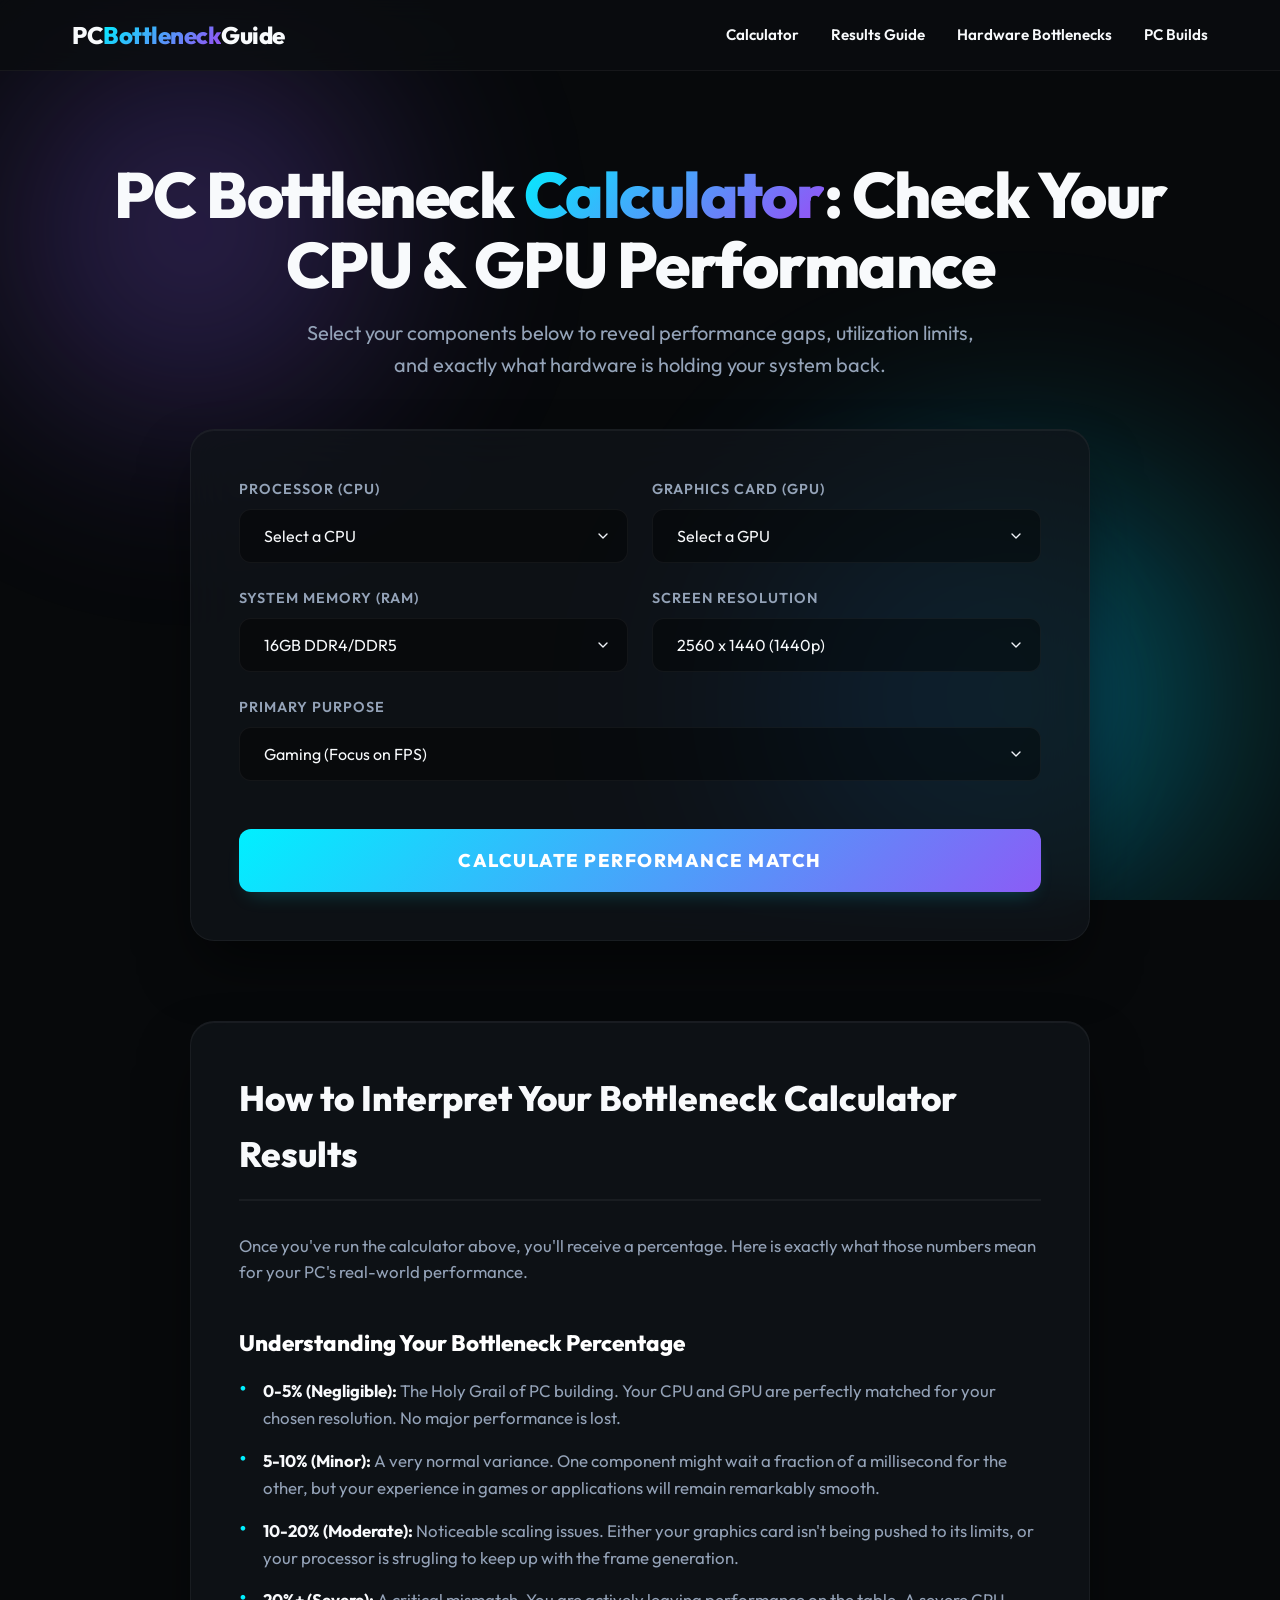
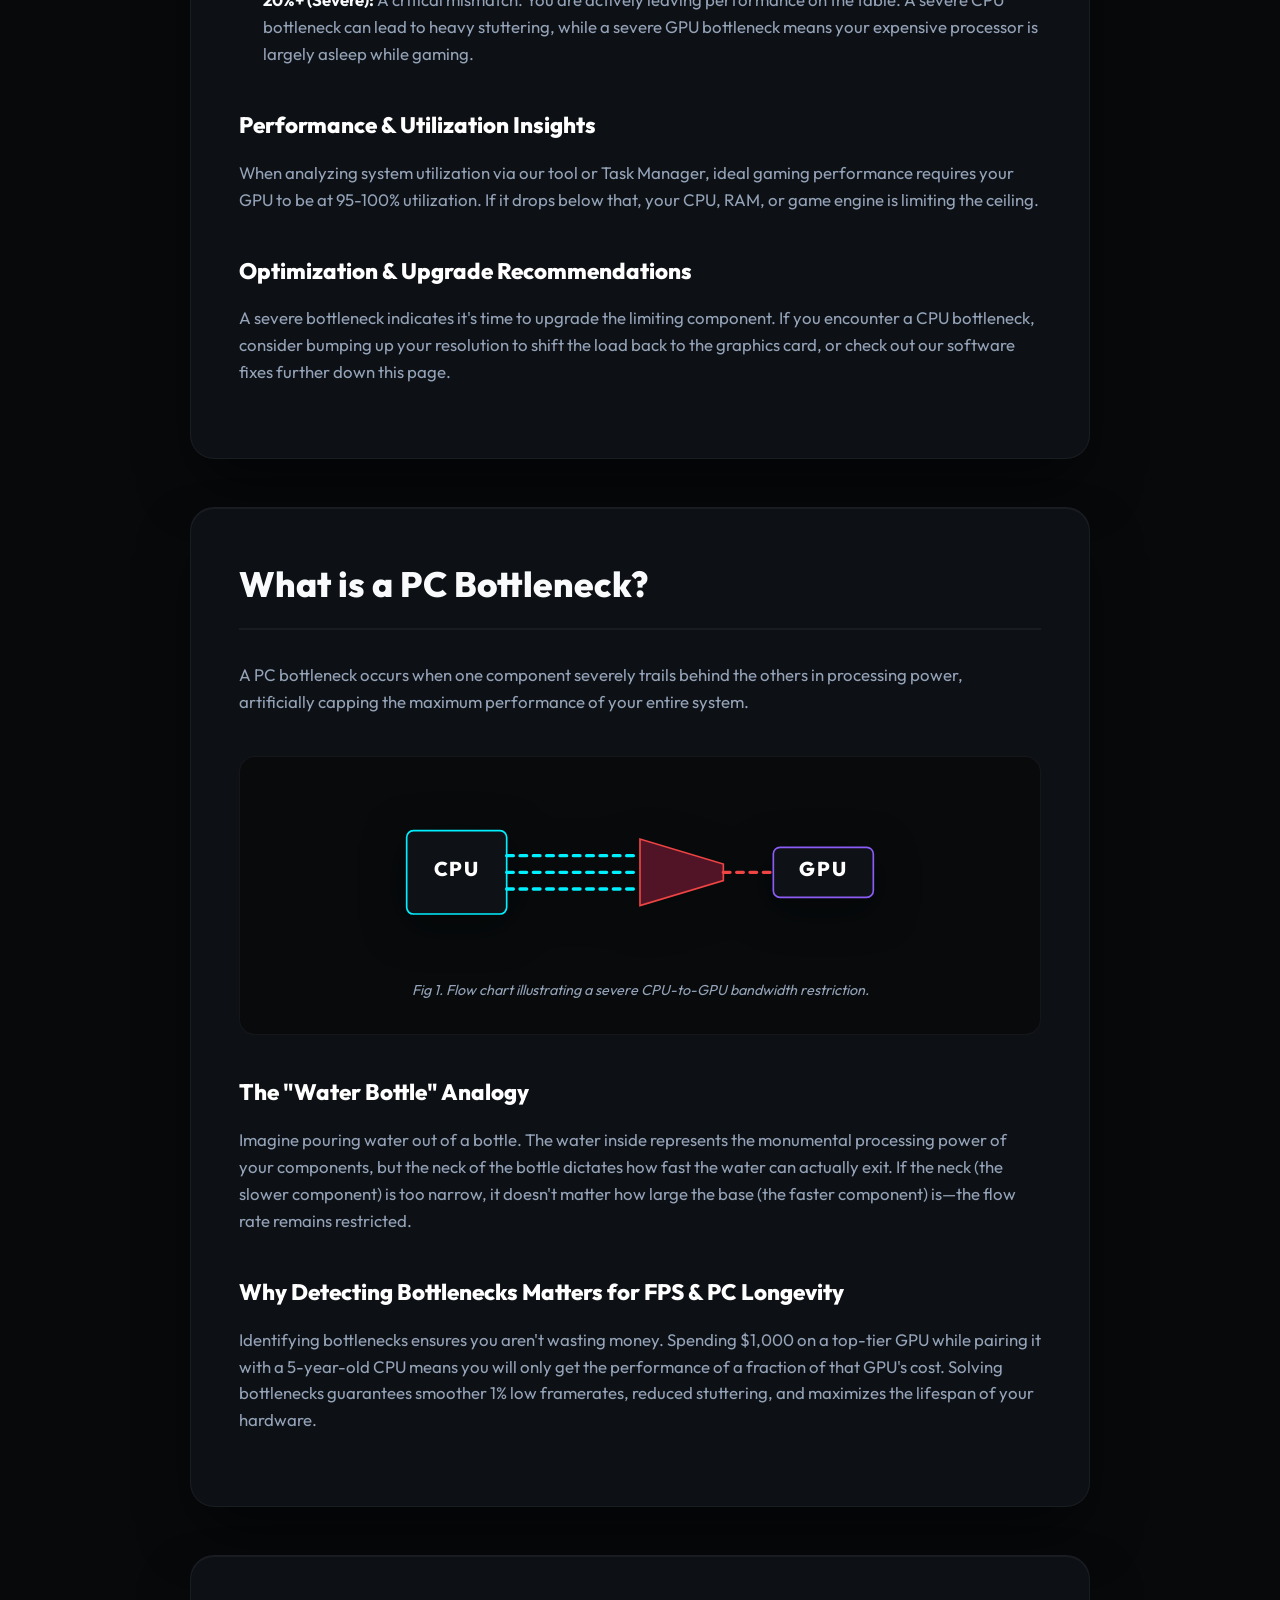
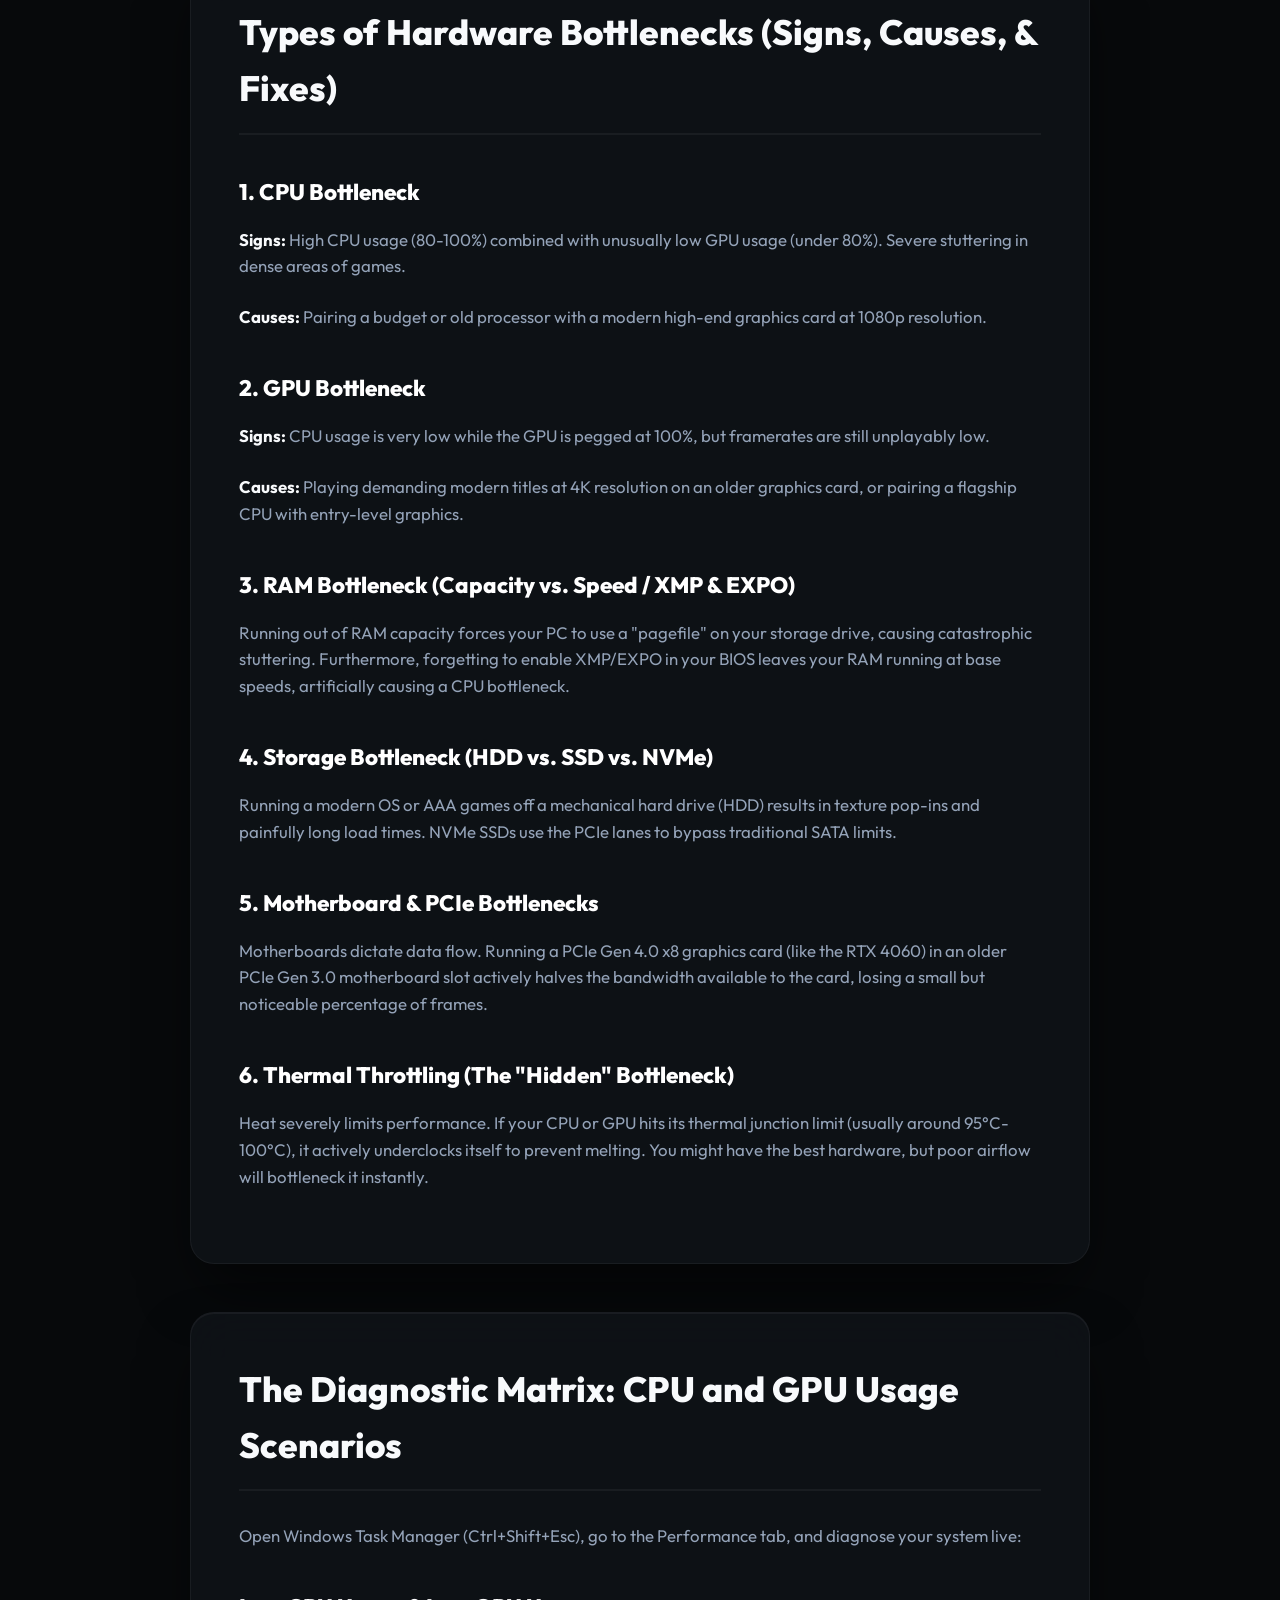
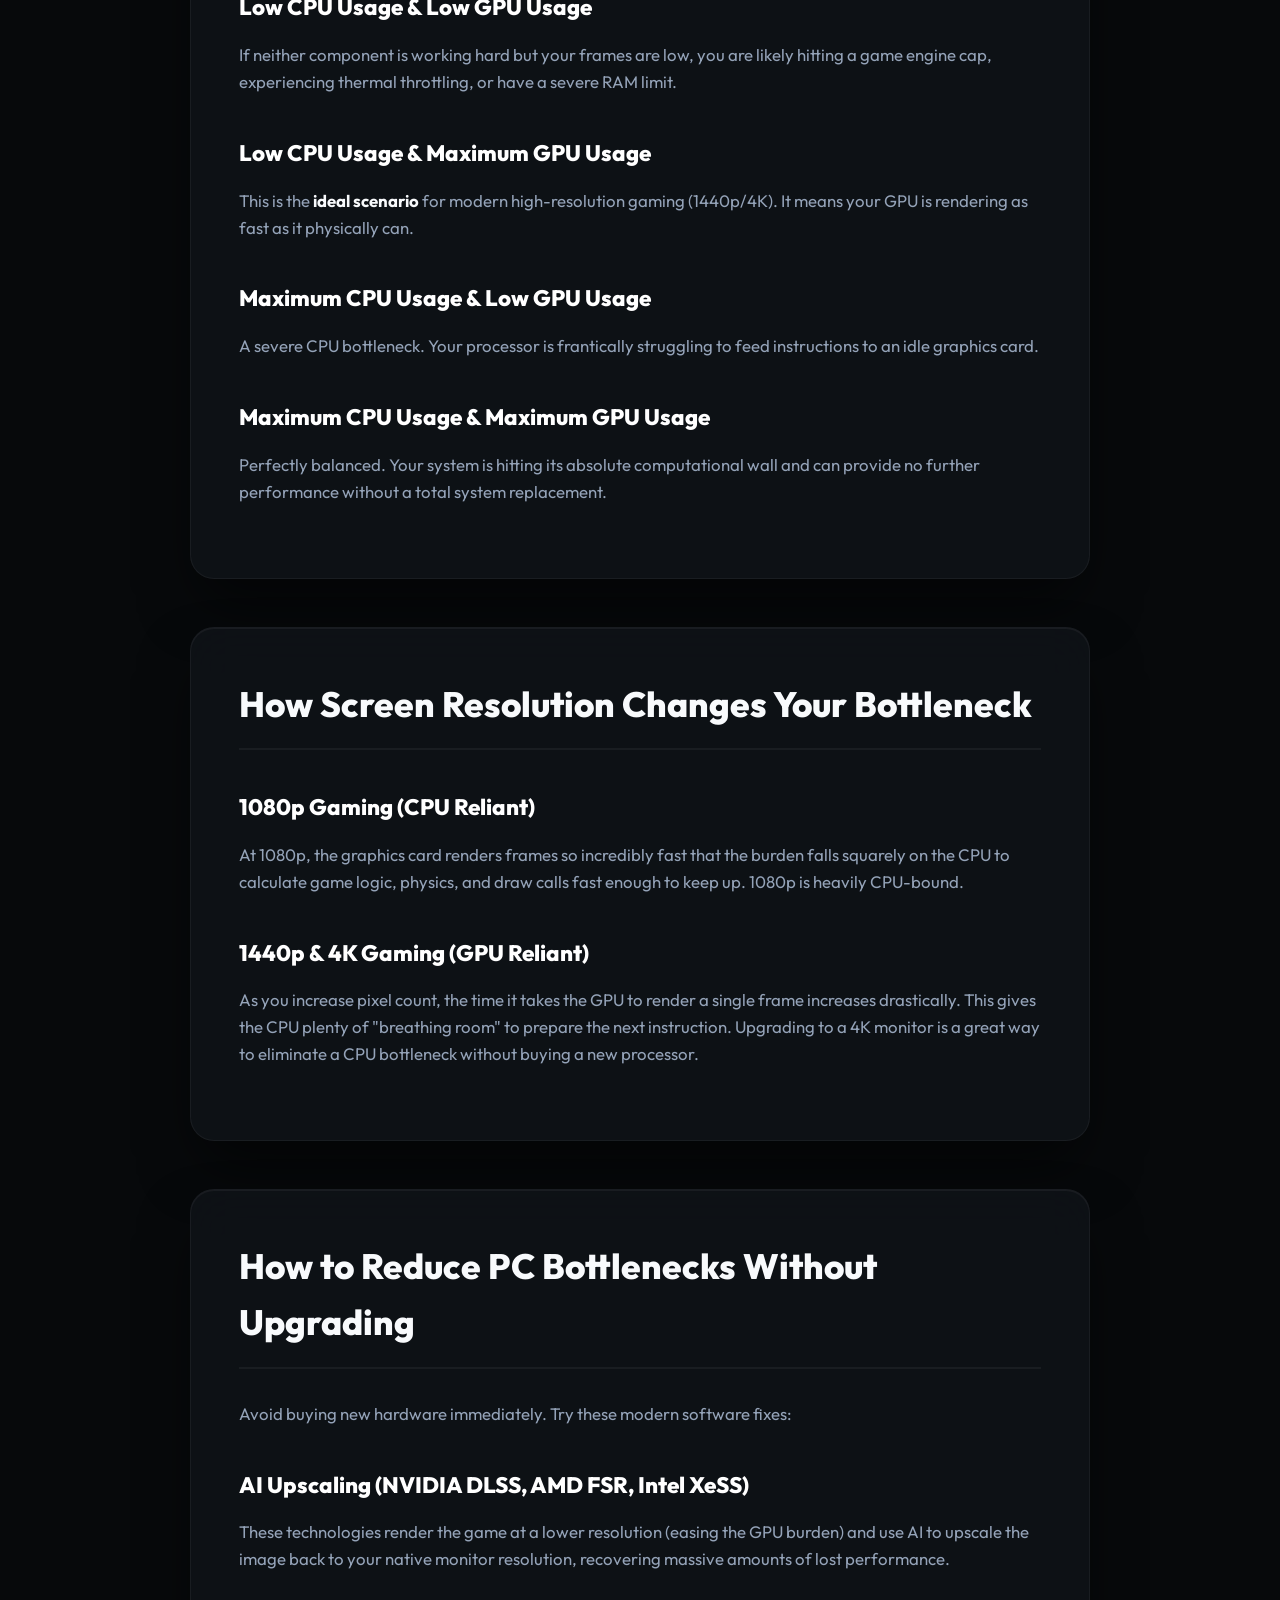
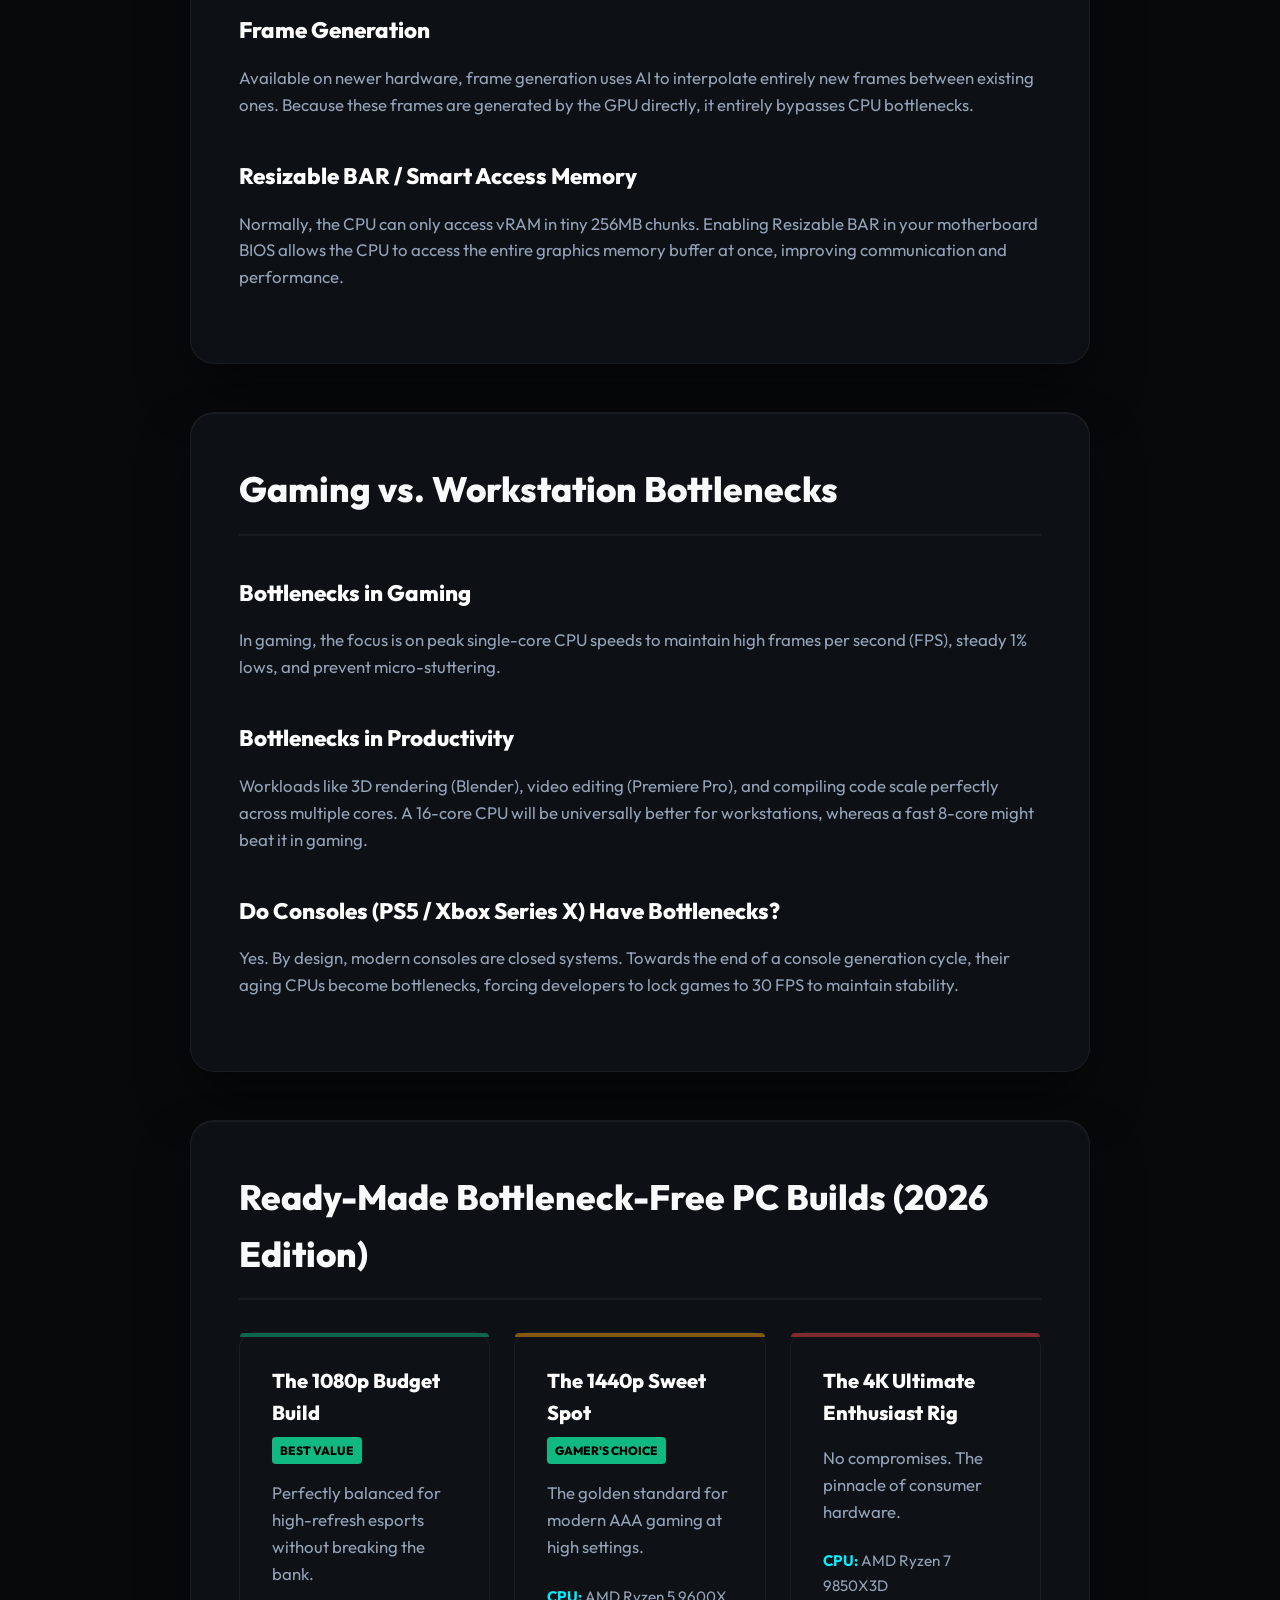
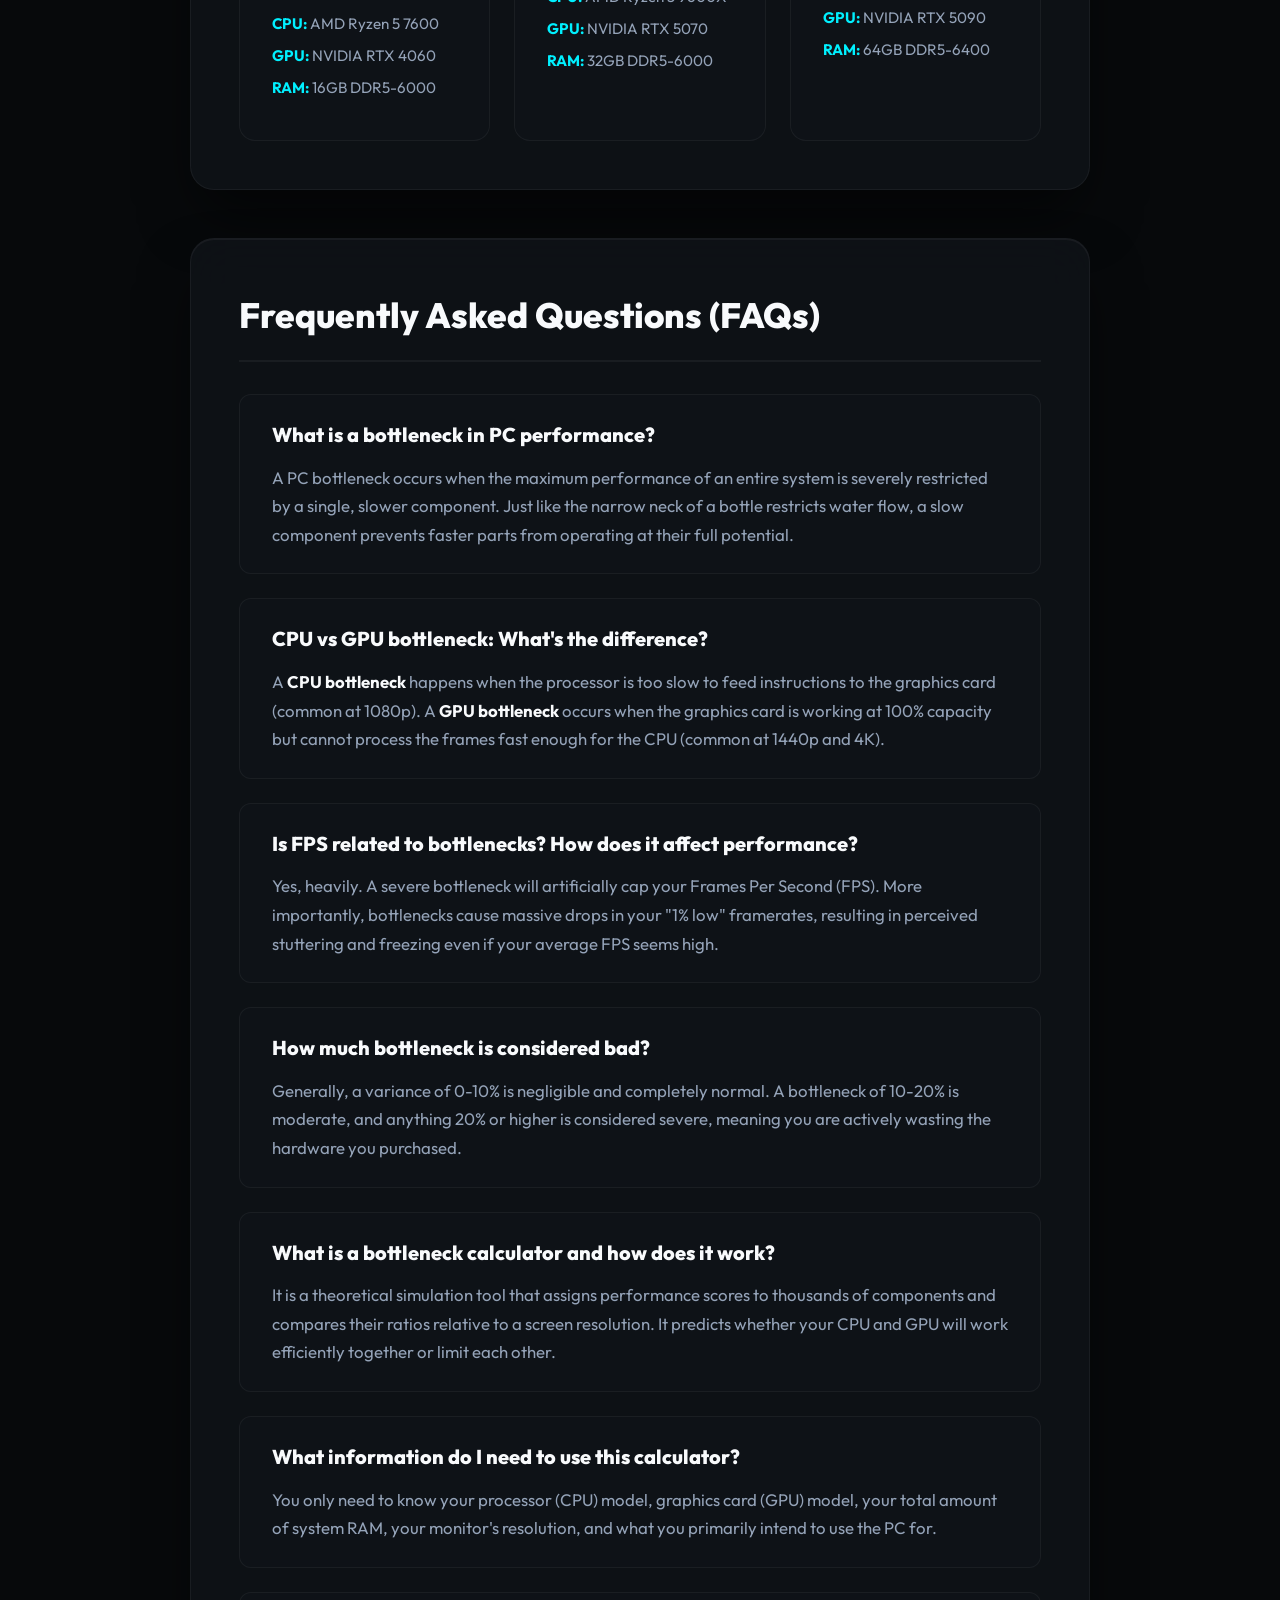
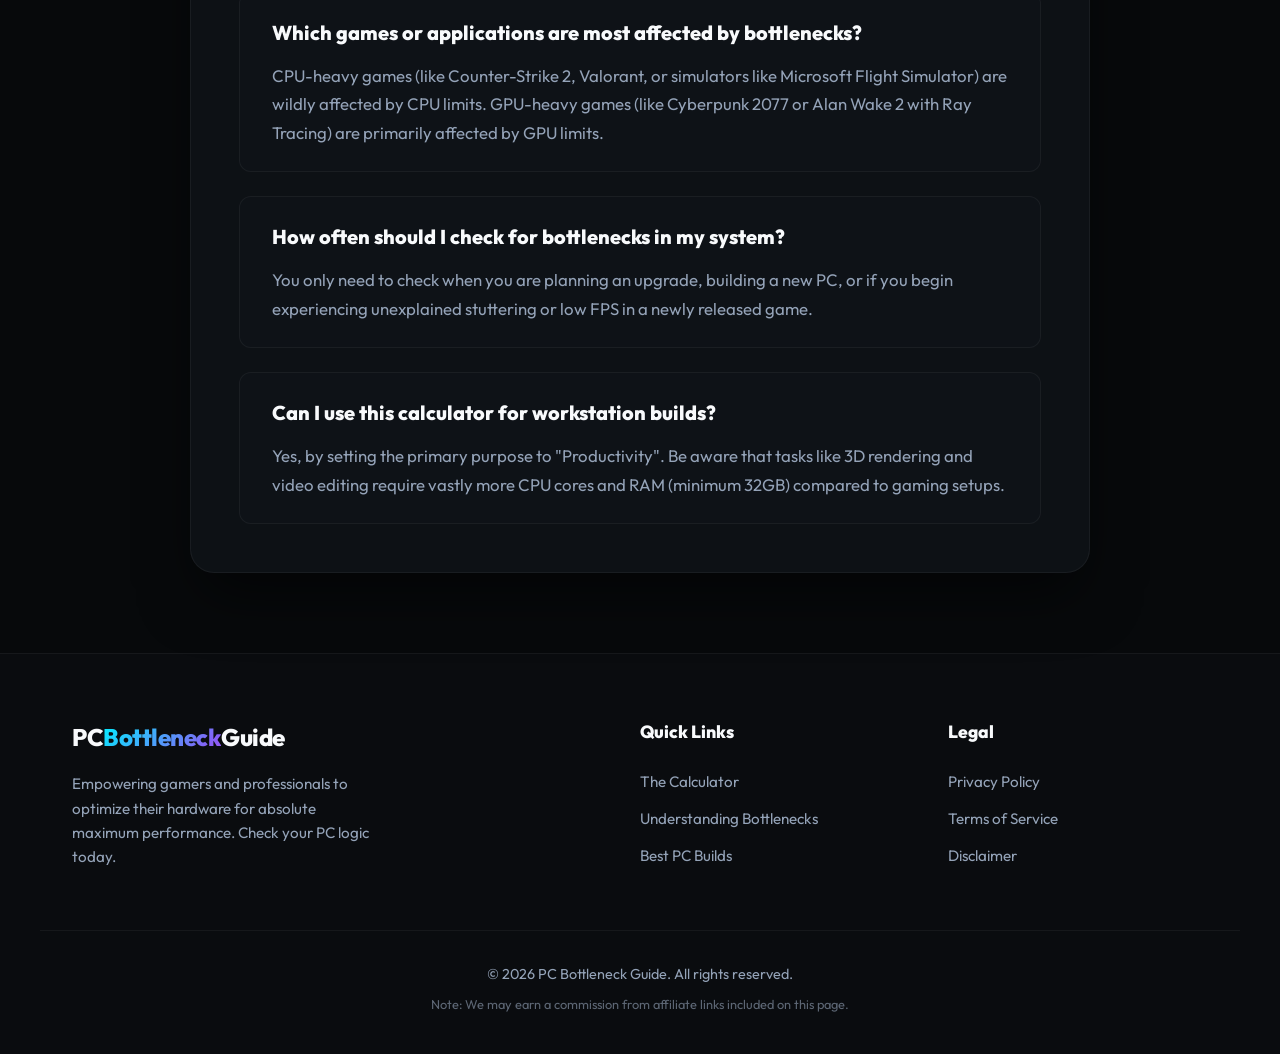
<file: index.html>
<!DOCTYPE html>
<html lang="en">

<head>
    <meta charset="UTF-8">
    <meta name="viewport" content="width=device-width, initial-scale=1.0">
    <title>PC Bottleneck Calculator: Check Your CPU & GPU Performance</title>
    <link href="https://fonts.googleapis.com/css2?family=Outfit:wght@300;400;600;800&display=swap" rel="stylesheet">
    <link rel="stylesheet" href="styles.css">
    <link rel="icon" href="/favicon.svg" type="image/svg+xml">
    <meta name="description"
        content="Calculate PC bottlenecks and find out if your CPU, GPU, or RAM is holding your system back. Discover expert tips to optimize your build for gaming and productivity.">

    <!-- Technical & On-Page SEO -->
    <link rel="canonical" href="https://getbottleneck.netlify.app/" />
    <meta name="robots" content="index, follow, max-image-preview:large, max-snippet:-1, max-video-preview:-1" />
    <meta name="keywords"
        content="bottleneck calculator, pc bottleneck, cpu bottleneck, gpu bottleneck, pc build optimizer, gaming frame rate, computer bottleneck test">

    <!-- Open Graph (Facebook, LinkedIn) -->
    <meta property="og:locale" content="en_US" />
    <meta property="og:type" content="website" />
    <meta property="og:title" content="PC Bottleneck Calculator: Check Your CPU & GPU Match" />
    <meta property="og:description"
        content="Calculate PC bottlenecks and find out if your CPU, GPU, or RAM is holding your system back. Discover expert tips to optimize your build." />
    <meta property="og:url" content="https://getbottleneck.netlify.app/" />
    <meta property="og:site_name" content="PC Bottleneck Guide" />

    <!-- Twitter Cards -->
    <meta name="twitter:card" content="summary" />
    <meta name="twitter:title" content="PC Bottleneck Calculator: Check Your CPU & GPU Match" />
    <meta name="twitter:description"
        content="Calculate PC bottlenecks and find out if your CPU, GPU, or RAM is holding your system back." />

    <!-- Structured Data: Website + Web Application -->
    <script type="application/ld+json">
    {
      "@context": "https://schema.org",
      "@graph": [
        {
          "@type": "WebSite",
          "name": "PC Bottleneck Guide",
          "url": "https://getbottleneck.netlify.app/"
        },
        {
          "@type": "WebApplication",
          "name": "PC Bottleneck Calculator",
          "url": "https://getbottleneck.netlify.app/",
          "applicationCategory": "UtilitiesApplication",
          "operatingSystem": "Any",
          "description": "Free calculator that checks whether your CPU or GPU is bottlenecking your PC for gaming and productivity.",
          "offers": { "@type": "Offer", "price": "0", "priceCurrency": "USD" }
        }
      ]
    }
    </script>

    <!-- Structured Data for FAQ E-E-A-T SEO -->
    <script type="application/ld+json">
    {
      "@context": "https://schema.org",
      "@type": "FAQPage",
      "mainEntity": [
        {
          "@type": "Question",
          "name": "What is a bottleneck in PC performance?",
          "acceptedAnswer": {
            "@type": "Answer",
            "text": "A bottleneck occurs when the performance of an entire computer system is severely limited by a single component, most commonly the CPU or GPU."
          }
        },
        {
          "@type": "Question",
          "name": "Should I upgrade my CPU or GPU first?",
          "acceptedAnswer": {
            "@type": "Answer",
            "text": "If you experience high CPU usage and low GPU usage, upgrade the CPU. If your GPU hits 100% while your CPU has plenty of overhead, upgrading the GPU will yield the most benefit."
          }
        }
      ]
    }
    </script>
</head>

<body id="top">
    <div class="background-effects">
        <div class="glow-orb orb-1"></div>
        <div class="glow-orb orb-2"></div>
        <div class="glow-orb orb-3"></div>
    </div>

    <header class="site-header glass-nav">
        <div class="nav-container">
            <a href="#top" class="logo">PC<span class="highlight">Bottleneck</span>Guide</a>

            <button class="mobile-menu-btn" aria-label="Toggle menu">
                <svg viewBox="0 0 24 24" width="24" height="24" stroke="currentColor" stroke-width="2" fill="none"
                    stroke-linecap="round" stroke-linejoin="round">
                    <line x1="3" y1="12" x2="21" y2="12"></line>
                    <line x1="3" y1="6" x2="21" y2="6"></line>
                    <line x1="3" y1="18" x2="21" y2="18"></line>
                </svg>
            </button>

            <nav class="main-nav" id="main-nav">
                <a href="#calculator">Calculator</a>
                <a href="#interpretation">Results Guide</a>
                <a href="#bottlenecks">Hardware Bottlenecks</a>
                <a href="#builds">PC Builds</a>
            </nav>
        </div>
    </header>

    <div class="page-container">

        <!-- Hero & Calculator Section -->
        <section id="calculator" class="hero-section">
            <div class="hero-text reveal">
                <h1>PC Bottleneck <span class="highlight">Calculator</span>: Check Your CPU & GPU Performance</h1>
                <p>Select your components below to reveal performance gaps, utilization limits, and exactly what
                    hardware is holding your system back.</p>
            </div>

            <main class="calculator-card glass-panel reveal">
                <div class="input-grid">
                    <!-- Row 1 -->
                    <div class="input-field">
                        <label for="cpu-select">Processor (CPU)</label>
                        <select id="cpu-select" class="custom-select">
                            <option value="" disabled selected>Select a CPU</option>
                        </select>
                    </div>

                    <div class="input-field">
                        <label for="gpu-select">Graphics Card (GPU)</label>
                        <select id="gpu-select" class="custom-select">
                            <option value="" disabled selected>Select a GPU</option>
                        </select>
                    </div>

                    <!-- Row 2 -->
                    <div class="input-field">
                        <label for="ram-select">System Memory (RAM)</label>
                        <select id="ram-select" class="custom-select">
                            <option value="8">8GB DDR4/DDR5</option>
                            <option value="16" selected>16GB DDR4/DDR5</option>
                            <option value="32">32GB DDR4/DDR5</option>
                            <option value="64">64GB+ DDR4/DDR5</option>
                        </select>
                    </div>

                    <div class="input-field">
                        <label for="resolution-select">Screen Resolution</label>
                        <select id="resolution-select" class="custom-select">
                            <option value="1080">1920 x 1080 (1080p)</option>
                            <option value="1440" selected>2560 x 1440 (1440p)</option>
                            <option value="2160">3840 x 2160 (4K)</option>
                        </select>
                    </div>

                    <!-- Row 3 -->
                    <div class="input-field full-width">
                        <label for="purpose-select">Primary Purpose</label>
                        <select id="purpose-select" class="custom-select">
                            <option value="gaming" selected>Gaming (Focus on FPS)</option>
                            <option value="productivity">Productivity (Video Editing, Rendering)</option>
                            <option value="general">General Use & Browsing</option>
                        </select>
                    </div>
                </div>

                <button id="calculate-btn" class="primary-btn mt-4">Calculate Performance Match</button>

                <div id="results-section" class="results-container hidden">
                    <div class="result-header">
                        <h2>Analysis <span class="highlight">Result</span></h2>
                    </div>

                    <div class="bottleneck-display">
                        <div class="score-circle">
                            <svg viewBox="0 0 36 36" class="circular-chart">
                                <path class="circle-bg"
                                    d="M18 2.0845 a 15.9155 15.9155 0 0 1 0 31.831 a 15.9155 15.9155 0 0 1 0 -31.831" />
                                <path class="circle" id="bottleneck-circle" stroke-dasharray="0, 100"
                                    d="M18 2.0845 a 15.9155 15.9155 0 0 1 0 31.831 a 15.9155 15.9155 0 0 1 0 -31.831" />
                                <text x="18" y="20.35" class="percentage" id="bottleneck-percentage">0%</text>
                            </svg>
                        </div>
                    </div>

                    <div class="diagnosis">
                        <h3 id="diagnosis-title">Perfect Match</h3>
                        <p id="diagnosis-text">Your components are working great together.</p>
                        <div id="ram-diagnosis" class="ram-warning hidden"></div>
                    </div>

                    <div class="component-bars">
                        <div class="bar-group">
                            <div class="bar-label">
                                <span>CPU Utilization</span>
                                <span id="cpu-util-val">100%</span>
                            </div>
                            <div class="progress-bar-bg">
                                <div class="progress-bar-fill" id="cpu-bar" style="width: 100%;"></div>
                            </div>
                        </div>
                        <div class="bar-group">
                            <div class="bar-label">
                                <span>GPU Utilization</span>
                                <span id="gpu-util-val">100%</span>
                            </div>
                            <div class="progress-bar-bg">
                                <div class="progress-bar-fill" id="gpu-bar" style="width: 100%;"></div>
                            </div>
                        </div>
                    </div>
                </div>
            </main>
        </section>

        <!-- SEO Content Sections -->
        <div class="content-wrapper">

            <section id="interpretation" class="article-section glass-panel reveal">
                <h2>How to Interpret Your Bottleneck Calculator Results</h2>
                <div class="article-content">
                    <p>Once you've run the calculator above, you'll receive a percentage. Here is exactly what those
                        numbers mean for your PC's real-world performance.</p>

                    <h3>Understanding Your Bottleneck Percentage</h3>
                    <ul class="styled-list">
                        <li><strong>0-5% (Negligible):</strong> The Holy Grail of PC building. Your CPU and GPU are
                            perfectly matched for your chosen resolution. No major performance is lost.</li>
                        <li><strong>5-10% (Minor):</strong> A very normal variance. One component might wait a fraction
                            of a millisecond for the other, but your experience in games or applications will remain
                            remarkably smooth.</li>
                        <li><strong>10-20% (Moderate):</strong> Noticeable scaling issues. Either your graphics card
                            isn't being pushed to its limits, or your processor is strugling to keep up with the frame
                            generation.</li>
                        <li><strong>20%+ (Severe):</strong> A critical mismatch. You are actively leaving performance on
                            the table. A severe CPU bottleneck can lead to heavy stuttering, while a severe GPU
                            bottleneck means your expensive processor is largely asleep while gaming.</li>
                    </ul>

                    <h3>Performance & Utilization Insights</h3>
                    <p>When analyzing system utilization via our tool or Task Manager, ideal gaming performance requires
                        your GPU to be at 95-100% utilization. If it drops below that, your CPU, RAM, or game engine is
                        limiting the ceiling.</p>

                    <h3>Optimization & Upgrade Recommendations</h3>
                    <p>A severe bottleneck indicates it's time to upgrade the limiting component. If you encounter a CPU
                        bottleneck, consider bumping up your resolution to shift the load back to the graphics card, or
                        check out our software fixes further down this page.</p>
                </div>
            </section>

            <section class="article-section glass-panel reveal">
                <h2>What is a PC Bottleneck?</h2>
                <div class="article-content">
                    <p>A PC bottleneck occurs when one component severely trails behind the others in processing power,
                        artificially capping the maximum performance of your entire system.</p>

                    <!-- SEO Optimized Graphic -->
                    <figure class="seo-graphic"
                        aria-label="An animated diagram showing a large CPU data stream being bottlenecked into a smaller GPU, illustrating a PC bottleneck.">
                        <svg viewBox="0 0 600 200" xmlns="http://www.w3.org/2000/svg" class="bottleneck-svg" role="img">
                            <title>Visual Representation of a PC Bottleneck</title>
                            <!-- CPU Box -->
                            <rect x="20" y="50" width="120" height="100" rx="8" class="hw-box cpu-box" />
                            <text x="80" y="105" text-anchor="middle" class="hw-text">CPU</text>

                            <!-- Wide Data Stream -->
                            <path d="M 140 100 L 300 100" class="data-stream fast-stream" />
                            <path d="M 140 80 L 300 80" class="data-stream fast-stream" />
                            <path d="M 140 120 L 300 120" class="data-stream fast-stream" />

                            <!-- The Bottleneck Funnel -->
                            <polygon points="300,60 300,140 400,110 400,90" fill="rgba(255,51,102,0.3)"
                                stroke="var(--danger)" stroke-width="2" />

                            <!-- Slow Data Stream -->
                            <path d="M 400 100 L 460 100" class="data-stream slow-stream" />

                            <!-- GPU Box -->
                            <rect x="460" y="70" width="120" height="60" rx="8" class="hw-box gpu-box" />
                            <text x="520" y="105" text-anchor="middle" class="hw-text">GPU</text>
                        </svg>
                        <figcaption>Fig 1. Flow chart illustrating a severe CPU-to-GPU bandwidth restriction.
                        </figcaption>
                    </figure>

                    <h3>The "Water Bottle" Analogy</h3>
                    <p>Imagine pouring water out of a bottle. The water inside represents the monumental processing
                        power of your components, but the neck of the bottle dictates how fast the water can actually
                        exit. If the neck (the slower component) is too narrow, it doesn't matter how large the base
                        (the faster component) is—the flow rate remains restricted.</p>

                    <h3>Why Detecting Bottlenecks Matters for FPS & PC Longevity</h3>
                    <p>Identifying bottlenecks ensures you aren't wasting money. Spending $1,000 on a top-tier GPU while
                        pairing it with a 5-year-old CPU means you will only get the performance of a fraction of that
                        GPU's cost. Solving bottlenecks guarantees smoother 1% low framerates, reduced stuttering, and
                        maximizes the lifespan of your hardware.</p>
                </div>
            </section>

            <section id="bottlenecks" class="article-section glass-panel reveal">
                <h2>Types of Hardware Bottlenecks (Signs, Causes, & Fixes)</h2>
                <div class="article-content">

                    <h3>1. CPU Bottleneck</h3>
                    <p><strong>Signs:</strong> High CPU usage (80-100%) combined with unusually low GPU usage (under
                        80%). Severe stuttering in dense areas of games.</p>
                    <p><strong>Causes:</strong> Pairing a budget or old processor with a modern high-end graphics card
                        at 1080p resolution.</p>

                    <h3>2. GPU Bottleneck</h3>
                    <p><strong>Signs:</strong> CPU usage is very low while the GPU is pegged at 100%, but framerates are
                        still unplayably low.</p>
                    <p><strong>Causes:</strong> Playing demanding modern titles at 4K resolution on an older graphics
                        card, or pairing a flagship CPU with entry-level graphics.</p>

                    <h3>3. RAM Bottleneck (Capacity vs. Speed / XMP & EXPO)</h3>
                    <p>Running out of RAM capacity forces your PC to use a "pagefile" on your storage drive, causing
                        catastrophic stuttering. Furthermore, forgetting to enable XMP/EXPO in your BIOS leaves your RAM
                        running at base speeds, artificially causing a CPU bottleneck.</p>

                    <h3>4. Storage Bottleneck (HDD vs. SSD vs. NVMe)</h3>
                    <p>Running a modern OS or AAA games off a mechanical hard drive (HDD) results in texture pop-ins and
                        painfully long load times. NVMe SSDs use the PCIe lanes to bypass traditional SATA limits.</p>

                    <h3>5. Motherboard & PCIe Bottlenecks</h3>
                    <p>Motherboards dictate data flow. Running a PCIe Gen 4.0 x8 graphics card (like the RTX 4060) in an
                        older PCIe Gen 3.0 motherboard slot actively halves the bandwidth available to the card, losing
                        a small but noticeable percentage of frames.</p>

                    <h3>6. Thermal Throttling (The "Hidden" Bottleneck)</h3>
                    <p>Heat severely limits performance. If your CPU or GPU hits its thermal junction limit (usually
                        around 95°C-100°C), it actively underclocks itself to prevent melting. You might have the best
                        hardware, but poor airflow will bottleneck it instantly.</p>
                </div>
            </section>

            <section class="article-section glass-panel reveal">
                <h2>The Diagnostic Matrix: CPU and GPU Usage Scenarios</h2>
                <div class="article-content">
                    <p>Open Windows Task Manager (Ctrl+Shift+Esc), go to the Performance tab, and diagnose your system
                        live:</p>

                    <h3>Low CPU Usage & Low GPU Usage</h3>
                    <p>If neither component is working hard but your frames are low, you are likely hitting a game
                        engine cap, experiencing thermal throttling, or have a severe RAM limit.</p>

                    <h3>Low CPU Usage & Maximum GPU Usage</h3>
                    <p>This is the <strong>ideal scenario</strong> for modern high-resolution gaming (1440p/4K). It
                        means your GPU is rendering as fast as it physically can.</p>

                    <h3>Maximum CPU Usage & Low GPU Usage</h3>
                    <p>A severe CPU bottleneck. Your processor is frantically struggling to feed instructions to an idle
                        graphics card.</p>

                    <h3>Maximum CPU Usage & Maximum GPU Usage</h3>
                    <p>Perfectly balanced. Your system is hitting its absolute computational wall and can provide no
                        further performance without a total system replacement.</p>
                </div>
            </section>

            <section class="article-section glass-panel reveal">
                <h2>How Screen Resolution Changes Your Bottleneck</h2>
                <div class="article-content">
                    <h3>1080p Gaming (CPU Reliant)</h3>
                    <p>At 1080p, the graphics card renders frames so incredibly fast that the burden falls squarely on
                        the CPU to calculate game logic, physics, and draw calls fast enough to keep up. 1080p is
                        heavily CPU-bound.</p>

                    <h3>1440p & 4K Gaming (GPU Reliant)</h3>
                    <p>As you increase pixel count, the time it takes the GPU to render a single frame increases
                        drastically. This gives the CPU plenty of "breathing room" to prepare the next instruction.
                        Upgrading to a 4K monitor is a great way to eliminate a CPU bottleneck without buying a new
                        processor.</p>
                </div>
            </section>

            <section class="article-section glass-panel reveal">
                <h2>How to Reduce PC Bottlenecks Without Upgrading</h2>
                <div class="article-content">
                    <p>Avoid buying new hardware immediately. Try these modern software fixes:</p>

                    <h3>AI Upscaling (NVIDIA DLSS, AMD FSR, Intel XeSS)</h3>
                    <p>These technologies render the game at a lower resolution (easing the GPU burden) and use AI to
                        upscale the image back to your native monitor resolution, recovering massive amounts of lost
                        performance.</p>

                    <h3>Frame Generation</h3>
                    <p>Available on newer hardware, frame generation uses AI to interpolate entirely new frames between
                        existing ones. Because these frames are generated by the GPU directly, it entirely bypasses CPU
                        bottlenecks.</p>

                    <h3>Resizable BAR / Smart Access Memory</h3>
                    <p>Normally, the CPU can only access vRAM in tiny 256MB chunks. Enabling Resizable BAR in your
                        motherboard BIOS allows the CPU to access the entire graphics memory buffer at once, improving
                        communication and performance.</p>
                </div>
            </section>

            <section class="article-section glass-panel reveal">
                <h2>Gaming vs. Workstation Bottlenecks</h2>
                <div class="article-content">
                    <h3>Bottlenecks in Gaming</h3>
                    <p>In gaming, the focus is on peak single-core CPU speeds to maintain high frames per second (FPS),
                        steady 1% lows, and prevent micro-stuttering.</p>

                    <h3>Bottlenecks in Productivity</h3>
                    <p>Workloads like 3D rendering (Blender), video editing (Premiere Pro), and compiling code scale
                        perfectly across multiple cores. A 16-core CPU will be universally better for workstations,
                        whereas a fast 8-core might beat it in gaming.</p>

                    <h3>Do Consoles (PS5 / Xbox Series X) Have Bottlenecks?</h3>
                    <p>Yes. By design, modern consoles are closed systems. Towards the end of a console generation
                        cycle, their aging CPUs become bottlenecks, forcing developers to lock games to 30 FPS to
                        maintain stability.</p>
                </div>
            </section>

            <section id="builds" class="article-section glass-panel reveal">
                <h2>Ready-Made Bottleneck-Free PC Builds (2026 Edition)</h2>
                <div class="article-content builds-grid">

                    <div class="build-card highlight-border reveal">
                        <h3>The 1080p Budget Build <span class="badge">Best Value</span></h3>
                        <p>Perfectly balanced for high-refresh esports without breaking the bank.</p>
                        <ul>
                            <li><strong>CPU:</strong> AMD Ryzen 5 7600</li>
                            <li><strong>GPU:</strong> NVIDIA RTX 4060</li>
                            <li><strong>RAM:</strong> 16GB DDR5-6000</li>
                        </ul>
                    </div>

                    <div class="build-card highlight-border mid-tier reveal">
                        <h3>The 1440p Sweet Spot <span class="badge">Gamer's Choice</span></h3>
                        <p>The golden standard for modern AAA gaming at high settings.</p>
                        <ul>
                            <li><strong>CPU:</strong> AMD Ryzen 5 9600X</li>
                            <li><strong>GPU:</strong> NVIDIA RTX 5070</li>
                            <li><strong>RAM:</strong> 32GB DDR5-6000</li>
                        </ul>
                    </div>

                    <div class="build-card highlight-border top-tier reveal">
                        <h3>The 4K Ultimate Enthusiast Rig</h3>
                        <p>No compromises. The pinnacle of consumer hardware.</p>
                        <ul>
                            <li><strong>CPU:</strong> AMD Ryzen 7 9850X3D</li>
                            <li><strong>GPU:</strong> NVIDIA RTX 5090</li>
                            <li><strong>RAM:</strong> 64GB DDR5-6400</li>
                        </ul>
                    </div>

                </div>
            </section>

            <section class="article-section glass-panel reveal">
                <h2>Frequently Asked Questions (FAQs)</h2>
                <div class="article-content faqs" itemscope itemtype="https://schema.org/FAQPage">

                    <div class="faq-item" itemscope itemprop="mainEntity" itemtype="https://schema.org/Question">
                        <h4 itemprop="name">What is a bottleneck in PC performance?</h4>
                        <div itemscope itemprop="acceptedAnswer" itemtype="https://schema.org/Answer">
                            <p itemprop="text">A PC bottleneck occurs when the maximum performance of an entire system
                                is severely restricted by a single, slower component. Just like the narrow neck of a
                                bottle restricts water flow, a slow component prevents faster parts from operating at
                                their full potential.</p>
                        </div>
                    </div>

                    <div class="faq-item" itemscope itemprop="mainEntity" itemtype="https://schema.org/Question">
                        <h4 itemprop="name">CPU vs GPU bottleneck: What's the difference?</h4>
                        <div itemscope itemprop="acceptedAnswer" itemtype="https://schema.org/Answer">
                            <p itemprop="text">A <strong>CPU bottleneck</strong> happens when the processor is too slow
                                to feed instructions to the graphics card (common at 1080p). A <strong>GPU
                                    bottleneck</strong> occurs when the graphics card is working at 100% capacity but
                                cannot process the frames fast enough for the CPU (common at 1440p and 4K).</p>
                        </div>
                    </div>

                    <div class="faq-item" itemscope itemprop="mainEntity" itemtype="https://schema.org/Question">
                        <h4 itemprop="name">Is FPS related to bottlenecks? How does it affect performance?</h4>
                        <div itemscope itemprop="acceptedAnswer" itemtype="https://schema.org/Answer">
                            <p itemprop="text">Yes, heavily. A severe bottleneck will artificially cap your Frames Per
                                Second (FPS). More importantly, bottlenecks cause massive drops in your "1% low"
                                framerates, resulting in perceived stuttering and freezing even if your average FPS
                                seems high.</p>
                        </div>
                    </div>

                    <div class="faq-item" itemscope itemprop="mainEntity" itemtype="https://schema.org/Question">
                        <h4 itemprop="name">How much bottleneck is considered bad?</h4>
                        <div itemscope itemprop="acceptedAnswer" itemtype="https://schema.org/Answer">
                            <p itemprop="text">Generally, a variance of 0-10% is negligible and completely normal. A
                                bottleneck of 10-20% is moderate, and anything 20% or higher is considered severe,
                                meaning you are actively wasting the hardware you purchased.</p>
                        </div>
                    </div>

                    <div class="faq-item" itemscope itemprop="mainEntity" itemtype="https://schema.org/Question">
                        <h4 itemprop="name">What is a bottleneck calculator and how does it work?</h4>
                        <div itemscope itemprop="acceptedAnswer" itemtype="https://schema.org/Answer">
                            <p itemprop="text">It is a theoretical simulation tool that assigns performance scores to
                                thousands of components and compares their ratios relative to a screen resolution. It
                                predicts whether your CPU and GPU will work efficiently together or limit each other.
                            </p>
                        </div>
                    </div>

                    <div class="faq-item" itemscope itemprop="mainEntity" itemtype="https://schema.org/Question">
                        <h4 itemprop="name">What information do I need to use this calculator?</h4>
                        <div itemscope itemprop="acceptedAnswer" itemtype="https://schema.org/Answer">
                            <p itemprop="text">You only need to know your processor (CPU) model, graphics card (GPU)
                                model, your total amount of system RAM, your monitor's resolution, and what you
                                primarily intend to use the PC for.</p>
                        </div>
                    </div>

                    <div class="faq-item" itemscope itemprop="mainEntity" itemtype="https://schema.org/Question">
                        <h4 itemprop="name">Which games or applications are most affected by bottlenecks?</h4>
                        <div itemscope itemprop="acceptedAnswer" itemtype="https://schema.org/Answer">
                            <p itemprop="text">CPU-heavy games (like Counter-Strike 2, Valorant, or simulators like
                                Microsoft Flight Simulator) are wildly affected by CPU limits. GPU-heavy games (like
                                Cyberpunk 2077 or Alan Wake 2 with Ray Tracing) are primarily affected by GPU limits.
                            </p>
                        </div>
                    </div>

                    <div class="faq-item" itemscope itemprop="mainEntity" itemtype="https://schema.org/Question">
                        <h4 itemprop="name">How often should I check for bottlenecks in my system?</h4>
                        <div itemscope itemprop="acceptedAnswer" itemtype="https://schema.org/Answer">
                            <p itemprop="text">You only need to check when you are planning an upgrade, building a new
                                PC, or if you begin experiencing unexplained stuttering or low FPS in a newly released
                                game.</p>
                        </div>
                    </div>

                    <div class="faq-item" itemscope itemprop="mainEntity" itemtype="https://schema.org/Question">
                        <h4 itemprop="name">Can I use this calculator for workstation builds?</h4>
                        <div itemscope itemprop="acceptedAnswer" itemtype="https://schema.org/Answer">
                            <p itemprop="text">Yes, by setting the primary purpose to "Productivity". Be aware that
                                tasks like 3D rendering and video editing require vastly more CPU cores and RAM (minimum
                                32GB) compared to gaming setups.</p>
                        </div>
                    </div>

                </div>
            </section>

        </div>
    </div> <!-- End Page Container -->

    <footer class="site-footer">
        <div class="footer-container">
            <div class="footer-col brand-col">
                <a href="#top" class="logo">PC<span class="highlight">Bottleneck</span>Guide</a>
                <p>Empowering gamers and professionals to optimize their hardware for absolute maximum performance.
                    Check your PC logic today.</p>
            </div>

            <div class="footer-col link-col">
                <h4>Quick Links</h4>
                <a href="#calculator">The Calculator</a>
                <a href="#bottlenecks">Understanding Bottlenecks</a>
                <a href="#builds">Best PC Builds</a>
            </div>

            <div class="footer-col link-col">
                <h4>Legal</h4>
                <a href="#">Privacy Policy</a>
                <a href="#">Terms of Service</a>
                <a href="#">Disclaimer</a>
            </div>
        </div>

        <div class="footer-bottom">
            <p>&copy; 2026 PC Bottleneck Guide. All rights reserved.</p>
            <p class="disclaimer">Note: We may earn a commission from affiliate links included on this page.</p>
        </div>
    </footer>

    <script src="app.js"></script>
</body>

</html>
</file>
<file: styles.css>
:root {
    --bg-color: #07090b;
    /* Deeper space black */
    --panel-bg: rgba(16, 20, 26, 0.75);
    /* Richer glass base */
    --panel-border: rgba(255, 255, 255, 0.05);
    /* Softer border */
    --text-primary: #f8fafc;
    --text-secondary: #94a3b8;
    --accent-primary: #00f0ff;
    /* Neon Cyan */
    --accent-secondary: #8b5cf6;
    /* Vibrant Violet */
    --accent-tertiary: #ec4899;
    /* Hot Pink gradient support */
    --danger: #ef4444;
    /* Accessible Red */
    --success: #10b981;
    /* Pleasant Emerald */
    --warning: #f59e0b;
    /* Amber */
    --shadow-glow: rgba(0, 240, 255, 0.25);
}

* {
    margin: 0;
    padding: 0;
    box-sizing: border-box;
    scroll-behavior: smooth;
}

body {
    font-family: 'Outfit', sans-serif;
    background-color: var(--bg-color);
    color: var(--text-primary);
    line-height: 1.6;
    overflow-x: hidden;
    position: relative;
}

/* Background Effects */
.background-effects {
    position: fixed;
    top: 0;
    left: 0;
    width: 100vw;
    height: 100vh;
    z-index: -1;
    overflow: hidden;
}

.glow-orb {
    position: absolute;
    border-radius: 50%;
    filter: blur(100px);
    opacity: 0.4;
    animation: float 25s infinite alternate;
}

.orb-1 {
    top: -10%;
    left: -10%;
    width: 50vw;
    height: 50vw;
    background: radial-gradient(circle, var(--accent-secondary) 0%, transparent 60%);
}

.orb-2 {
    bottom: -20%;
    right: -10%;
    width: 60vw;
    height: 60vw;
    background: radial-gradient(circle, var(--accent-primary) 0%, transparent 60%);
    animation-delay: -12s;
}

.orb-3 {
    top: 50%;
    left: 50%;
    width: 40vw;
    height: 40vw;
    background: radial-gradient(circle, #0051ff 0%, transparent 60%);
    animation-delay: -5s;
}

@keyframes float {
    0% {
        transform: translate(0, 0) scale(1);
    }

    100% {
        transform: translate(3%, 3%) scale(1.1);
    }
}

/* Typography & Layout */
.highlight {
    background: linear-gradient(135deg, var(--accent-primary), var(--accent-secondary), var(--accent-tertiary));
    background-size: 200% auto;
    -webkit-background-clip: text;
    background-clip: text;
    -webkit-text-fill-color: transparent;
    animation: gradientShift 4s ease infinite;
}

@keyframes gradientShift {
    0% {
        background-position: 0% 50%;
    }

    50% {
        background-position: 100% 50%;
    }

    100% {
        background-position: 0% 50%;
    }
}

.page-container {
    max-width: 1200px;
    margin: 0 auto;
    padding: 0 2rem;
    z-index: 1;
}

/* Animations */
.reveal {
    opacity: 0;
    transform: translateY(40px);
    transition: all 0.8s cubic-bezier(0.175, 0.885, 0.32, 1.275);
}

.reveal.visible {
    opacity: 1;
    transform: translateY(0);
}

/* Navigation */
.site-header {
    position: fixed;
    top: 0;
    width: 100%;
    z-index: 100;
    background: rgba(11, 13, 16, 0.8);
    backdrop-filter: blur(12px);
    -webkit-backdrop-filter: blur(12px);
    border-bottom: 1px solid var(--panel-border);
}

.nav-container {
    max-width: 1200px;
    margin: 0 auto;
    padding: 1rem 2rem;
    display: flex;
    justify-content: space-between;
    align-items: center;
}

.logo {
    font-size: 1.5rem;
    font-weight: 800;
    letter-spacing: -0.5px;
    color: var(--text-primary);
    text-decoration: none;
    display: inline-block;
    transition: transform 0.2s ease, opacity 0.2s ease;
}

.logo:hover {
    transform: scale(1.02);
    opacity: 0.9;
}

.mobile-menu-btn {
    display: none;
    background: none;
    border: none;
    color: var(--text-primary);
    cursor: pointer;
}

.main-nav {
    display: flex;
    align-items: center;
}

.main-nav a {
    color: var(--text-primary);
    text-decoration: none;
    margin-left: 2rem;
    font-weight: 600;
    font-size: 0.95rem;
    transition: color 0.3s ease;
}

.main-nav a:hover {
    color: var(--accent-primary);
}

/* Hero Section */
.hero-section {
    padding-top: 10rem;
    margin-bottom: 5rem;
    text-align: center;
}

.hero-text h1 {
    font-size: 4rem;
    font-weight: 800;
    line-height: 1.1;
    margin-bottom: 1rem;
    letter-spacing: -1.5px;
}

.hero-text p {
    font-size: 1.25rem;
    color: var(--text-secondary);
    max-width: 700px;
    margin: 0 auto 3rem auto;
}

/* Glass Panel Reusable */
.glass-panel {
    background: var(--panel-bg);
    backdrop-filter: blur(24px);
    -webkit-backdrop-filter: blur(24px);
    border: 1px solid var(--panel-border);
    border-radius: 24px;
    box-shadow: 0 30px 60px -12px rgba(0, 0, 0, 0.6), inset 0 1px 0 rgba(255, 255, 255, 0.05);
    transition: transform 0.3s ease, box-shadow 0.3s ease, border-color 0.3s ease;
}

.glass-panel:hover {
    box-shadow: 0 40px 70px -12px rgba(0, 0, 0, 0.7), inset 0 1px 0 rgba(255, 255, 255, 0.05);
}

/* Calculator Grid */
.calculator-card {
    padding: 3rem;
    text-align: left;
    max-width: 900px;
    margin: 0 auto;
}

.input-grid {
    display: grid;
    grid-template-columns: 1fr 1fr;
    gap: 1.5rem;
    margin-bottom: 2rem;
}

.input-field {
    display: flex;
    flex-direction: column;
    gap: 0.5rem;
}

.full-width {
    grid-column: 1 / -1;
}

label {
    font-size: 0.9rem;
    font-weight: 600;
    color: var(--text-secondary);
    text-transform: uppercase;
    letter-spacing: 1px;
}

.custom-select {
    appearance: none;
    -webkit-appearance: none;
    background-color: rgba(0, 0, 0, 0.4);
    border: 1px solid var(--panel-border);
    color: var(--text-primary);
    padding: 1rem 1.5rem;
    font-size: 1rem;
    border-radius: 12px;
    font-family: inherit;
    cursor: pointer;
    outline: none;
    transition: all 0.3s ease;
    background-image: url("data:image/svg+xml,%3Csvg xmlns='http://www.w3.org/2000/svg' width='24' height='24' viewBox='0 0 24 24' fill='none' stroke='%23f0f4f8' stroke-width='2' stroke-linecap='round' stroke-linejoin='round'%3E%3Cpolyline points='6 9 12 15 18 9'%3E%3C/polyline%3E%3C/svg%3E");
    background-repeat: no-repeat;
    background-position: right 1rem center;
    background-size: 1em;
}

.custom-select:focus,
.custom-select:hover {
    border-color: var(--accent-primary);
    box-shadow: 0 0 0 3px rgba(0, 229, 255, 0.15);
}

.custom-select option {
    background-color: #1a1d24;
    color: white;
}

.mt-4 {
    margin-top: 1rem;
}

/* Primary Button */
.primary-btn {
    width: 100%;
    padding: 1.25rem;
    border: none;
    border-radius: 12px;
    background: linear-gradient(135deg, var(--accent-primary), var(--accent-secondary));
    color: #fff;
    font-size: 1.15rem;
    font-weight: 800;
    font-family: inherit;
    text-transform: uppercase;
    letter-spacing: 1.5px;
    cursor: pointer;
    transition: all 0.4s cubic-bezier(0.175, 0.885, 0.32, 1.275);
    box-shadow: 0 10px 20px -10px var(--shadow-glow);
    position: relative;
    overflow: hidden;
}

.primary-btn::before {
    content: '';
    position: absolute;
    top: 0;
    left: -100%;
    width: 50%;
    height: 100%;
    background: linear-gradient(90deg, transparent, rgba(255, 255, 255, 0.4), transparent);
    transform: skewX(-20deg);
    transition: all 0.6s ease;
}

.primary-btn:hover {
    transform: translateY(-3px) scale(1.02);
    box-shadow: 0 15px 30px -10px var(--shadow-glow), 0 0 15px rgba(0, 240, 255, 0.4);
    background: linear-gradient(135deg, #00ffff, #a78bfa);
}

.primary-btn:hover::before {
    left: 150%;
}

/* Results Content */
.results-container {
    margin-top: 3rem;
    padding-top: 3rem;
    border-top: 1px solid var(--panel-border);
    opacity: 1;
    transition: opacity 0.5s ease-in-out, transform 0.5s ease-in-out;
}

.results-container.hidden {
    opacity: 0;
    transform: translateY(20px);
    pointer-events: none;
    display: none;
}

.result-header h2 {
    text-align: center;
    font-size: 2rem;
    margin-bottom: 2rem;
}

.bottleneck-display {
    display: flex;
    justify-content: center;
    margin-bottom: 2rem;
}

.score-circle {
    width: 140px;
    height: 140px;
}

.circular-chart {
    display: block;
    margin: 0 auto;
    max-width: 100%;
    max-height: 250px;
}

.circle-bg {
    fill: none;
    stroke: rgba(255, 255, 255, 0.1);
    stroke-width: 2.5;
}

.circle {
    fill: none;
    stroke-width: 2.5;
    stroke-linecap: round;
    transition: stroke-dasharray 1s ease-out, stroke 0.3s ease;
}

.circle.severe {
    stroke: var(--danger);
}

.circle.moderate {
    stroke: var(--warning);
}

.circle.fine {
    stroke: var(--success);
}

.percentage {
    fill: var(--text-primary);
    font-family: inherit;
    font-size: 8px;
    font-weight: 800;
    text-anchor: middle;
}

.diagnosis {
    text-align: center;
    margin-bottom: 2.5rem;
}

.diagnosis h3 {
    font-size: 1.5rem;
    margin-bottom: 0.5rem;
}

.diagnosis p {
    color: var(--text-secondary);
}

.ram-warning {
    margin-top: 1rem;
    padding: 1rem;
    border-radius: 8px;
    background: rgba(255, 51, 102, 0.1);
    border: 1px solid var(--danger);
    color: #ff8a9f;
    font-size: 0.95rem;
}

.ram-warning.hidden {
    display: none;
}

.component-bars {
    display: flex;
    flex-direction: column;
    gap: 1.2rem;
}

.bar-group {
    display: flex;
    flex-direction: column;
    gap: 0.5rem;
}

.bar-label {
    display: flex;
    justify-content: space-between;
    font-size: 0.9rem;
    font-weight: 600;
}

.progress-bar-bg {
    height: 8px;
    background: rgba(255, 255, 255, 0.1);
    border-radius: 4px;
    overflow: hidden;
}

.progress-bar-fill {
    height: 100%;
    border-radius: 4px;
    transition: width 1s ease, background 0.3s ease;
}

/* SEO Content Sections */
.content-wrapper {
    max-width: 900px;
    margin: 0 auto 5rem auto;
    display: flex;
    flex-direction: column;
    gap: 3rem;
}

.article-section {
    padding: 3rem;
    text-align: left;
}

.article-section h2 {
    font-size: 2.2rem;
    font-weight: 800;
    margin-bottom: 2rem;
    color: var(--text-primary);
    border-bottom: 2px solid var(--panel-border);
    padding-bottom: 1rem;
}

.article-content h3 {
    font-size: 1.4rem;
    font-weight: 800;
    margin: 2.5rem 0 1rem 0;
    color: #fff;
}

.article-content p {
    color: var(--text-secondary);
    margin-bottom: 1.5rem;
    font-size: 1.05rem;
}

.article-content strong {
    color: var(--text-primary);
}

.styled-list {
    list-style: none;
    margin-bottom: 1.5rem;
}

.styled-list li {
    position: relative;
    padding-left: 1.5rem;
    margin-bottom: 1rem;
    color: var(--text-secondary);
    font-size: 1.05rem;
}

.styled-list li::before {
    content: "•";
    color: var(--accent-primary);
    position: absolute;
    left: 0;
    font-size: 1.5rem;
    line-height: 1;
    top: -2px;
}

/* SEO Animated Graphic */
.seo-graphic {
    background: rgba(0, 0, 0, 0.4);
    border: 1px solid var(--panel-border);
    border-radius: 16px;
    padding: 2rem;
    margin: 2.5rem 0;
    text-align: center;
}

.bottleneck-svg {
    width: 100%;
    max-width: 500px;
    height: auto;
    filter: drop-shadow(0 10px 20px rgba(0, 0, 0, 0.5));
}

.hw-box {
    fill: rgba(16, 20, 26, 0.9);
    stroke: var(--accent-primary);
    stroke-width: 2;
}

.gpu-box {
    stroke: var(--accent-secondary);
}

.hw-text {
    fill: #fff;
    font-family: 'Outfit', sans-serif;
    font-weight: 800;
    font-size: 1.5rem;
    letter-spacing: 2px;
}

.data-stream {
    fill: none;
    stroke-linecap: round;
    stroke-dasharray: 8;
    animation: flow 1s linear infinite;
}

.fast-stream {
    stroke: var(--accent-primary);
    stroke-width: 4;
}

.slow-stream {
    stroke: var(--danger);
    stroke-width: 4;
    animation-duration: 3s;
    /* Visually slower */
}

@keyframes flow {
    from {
        stroke-dashoffset: 24;
    }

    to {
        stroke-dashoffset: 0;
    }
}

.seo-graphic figcaption {
    margin-top: 1rem;
    color: var(--text-secondary);
    font-size: 0.9rem;
    font-style: italic;
}

/* Builds Grid */
.builds-grid {
    display: grid;
    grid-template-columns: repeat(auto-fit, minmax(250px, 1fr));
    gap: 1.5rem;
}

.build-card {
    background: rgba(16, 20, 26, 0.5);
    padding: 2rem;
    border-radius: 16px;
    border: 1px solid var(--panel-border);
    position: relative;
    transition: transform 0.4s cubic-bezier(0.175, 0.885, 0.32, 1.275), border-color 0.3s ease, box-shadow 0.3s ease;
}

.build-card::before {
    content: '';
    position: absolute;
    top: 0;
    left: 0;
    right: 0;
    height: 4px;
    border-radius: 16px 16px 0 0;
    background: var(--success);
    opacity: 0.5;
    transition: opacity 0.3s ease;
}

.build-card.mid-tier::before {
    background: var(--warning);
}

.build-card.top-tier::before {
    background: var(--danger);
}

.build-card:hover {
    transform: translateY(-8px);
    border-color: var(--success);
    box-shadow: 0 20px 40px -10px rgba(16, 185, 129, 0.15);
}

.build-card.mid-tier:hover {
    border-color: var(--warning);
    box-shadow: 0 20px 40px -10px rgba(245, 158, 11, 0.15);
}

.build-card.top-tier:hover {
    border-color: var(--danger);
    box-shadow: 0 20px 40px -10px rgba(239, 68, 68, 0.15);
}

.build-card:hover::before {
    opacity: 1;
}

.build-card h3 {
    margin: 0 0 1rem 0;
    font-size: 1.25rem;
    display: flex;
    flex-direction: column;
    gap: 0.5rem;
}

.badge {
    display: inline-block;
    padding: 0.25rem 0.5rem;
    border-radius: 4px;
    background: var(--success);
    color: #000;
    font-size: 0.75rem;
    font-weight: 800;
    text-transform: uppercase;
    width: fit-content;
}

.build-card ul {
    list-style: none;
    margin-top: 1rem;
}

.build-card ul li {
    margin-bottom: 0.5rem;
    color: var(--text-secondary);
    font-size: 0.95rem;
}

.build-card ul li strong {
    color: var(--accent-primary);
}

/* FAQs */
.faqs {
    display: flex;
    flex-direction: column;
    gap: 1.5rem;
}

.faq-item {
    background: rgba(16, 20, 26, 0.5);
    padding: 1.5rem 2rem;
    border-radius: 12px;
    border: 1px solid var(--panel-border);
    transition: transform 0.3s ease, background 0.3s ease;
}

.faq-item:hover {
    transform: translateX(5px);
    background: rgba(16, 20, 26, 0.8);
    border-left: 3px solid var(--accent-primary);
}

.faq-item h4 {
    font-size: 1.25rem;
    font-weight: 800;
    margin-bottom: 0.8rem;
    color: var(--text-primary);
    display: flex;
    align-items: center;
}

.faq-item p {
    margin: 0;
    color: var(--text-secondary);
    line-height: 1.7;
}

/* Footer */
.site-footer {
    border-top: 1px solid var(--panel-border);
    padding: 4rem 0 2rem 0;
    background: rgba(11, 13, 16, 0.95);
}

.footer-container {
    max-width: 1200px;
    margin: 0 auto;
    padding: 0 2rem;
    display: grid;
    grid-template-columns: 2fr 1fr 1fr;
    gap: 3rem;
    margin-bottom: 3rem;
}

.footer-col.brand-col .logo {
    margin-bottom: 1rem;
}

.footer-col.brand-col p {
    color: var(--text-secondary);
    font-size: 0.95rem;
    max-width: 300px;
}

.footer-col h4 {
    margin-bottom: 1.5rem;
    font-size: 1.1rem;
    font-weight: 800;
    color: var(--text-primary);
}

.footer-col.link-col a {
    display: block;
    color: var(--text-secondary);
    text-decoration: none;
    margin-bottom: 0.8rem;
    font-size: 0.95rem;
    transition: color 0.3s ease;
}

.footer-col.link-col a:hover {
    color: var(--accent-primary);
}

.footer-bottom {
    max-width: 1200px;
    margin: 0 auto;
    padding: 2rem 2rem 0 2rem;
    border-top: 1px solid var(--panel-border);
    text-align: center;
}

.footer-bottom p {
    color: var(--text-secondary);
    font-size: 0.9rem;
    margin-bottom: 0.5rem;
}

.footer-bottom .disclaimer {
    font-size: 0.8rem;
    opacity: 0.6;
}

/* Mobile Responsive */
@media (max-width: 768px) {
    .mobile-menu-btn {
        display: block;
    }

    .main-nav {
        display: none;
        flex-direction: column;
        position: absolute;
        top: 100%;
        left: 0;
        width: 100%;
        background: rgba(11, 13, 16, 0.98);
        backdrop-filter: blur(20px);
        padding: 1.5rem 0;
        border-bottom: 1px solid var(--panel-border);
    }

    .main-nav.active {
        display: flex;
    }

    .main-nav a {
        margin: 1rem 0;
        font-size: 1.2rem;
    }

    h1 {
        font-size: 2.5rem !important;
        letter-spacing: -1px;
    }

    .hero-section {
        padding-top: 8rem;
        margin-bottom: 3rem;
    }

    .hero-text p {
        font-size: 1.1rem;
        padding: 0 1rem;
    }

    .input-grid {
        grid-template-columns: 1fr;
    }

    .calculator-card {
        padding: 1.5rem;
        margin: 0 0.5rem;
        border-radius: 16px;
    }

    .article-section {
        padding: 2rem 1.5rem;
        border-radius: 16px;
    }

    .article-section h2 {
        font-size: 1.8rem;
    }

    .page-container {
        padding: 0 0.5rem;
    }

    .build-card,
    .faq-item {
        padding: 1.5rem;
    }

    .footer-container {
        grid-template-columns: 1fr;
        gap: 2rem;
        text-align: center;
    }
}
</file>
